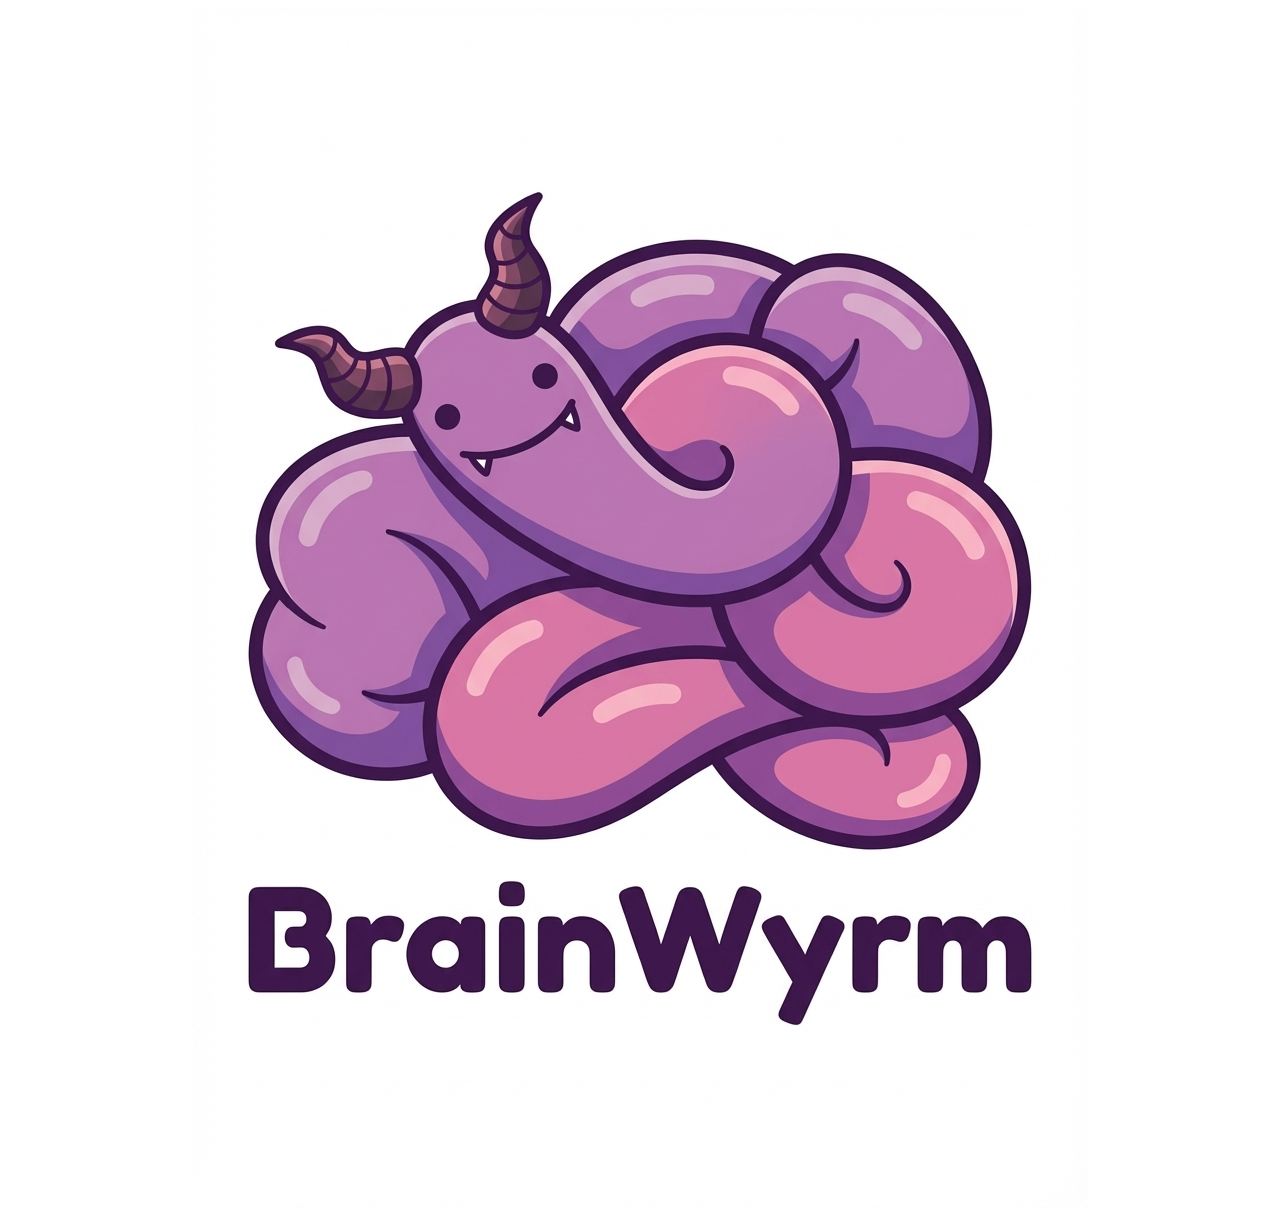
<file: index.html>
<!DOCTYPE html>
<html lang="en">
<head>
    <meta charset="UTF-8" />
    <meta name="viewport" content="width=device-width, initial-scale=1.0" />
    <title>BrainWyrm</title>
</head>
<body>
    <center>
		<img src="images/BrainWyrm.jpeg" alt="BrainWyrm" class="header-logo" />
    </center>
</body>
</html>
</file>
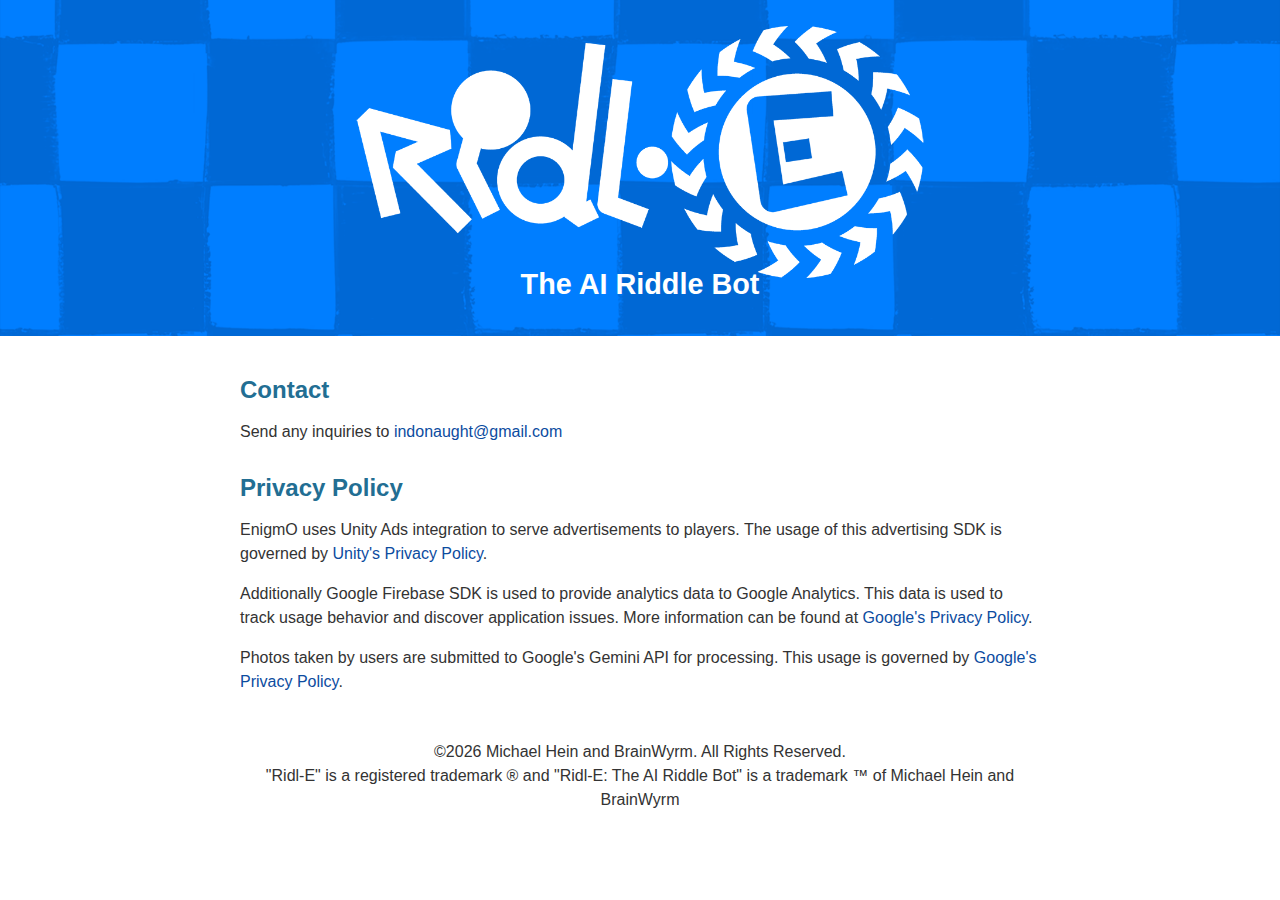
<file: Ridl-E/index.html>
<!DOCTYPE html>
<html lang="en">
<head>
    <meta charset="UTF-8" />
    <meta name="viewport" content="width=device-width, initial-scale=1.0" />
    <title>Ridl-E: The AI Riddle Bot</title>
    <link rel="stylesheet" href="styles.css" />
</head>
<body>
    <header>
        <!-- Replace "header-image.png" with your actual header image file -->
        <img src="images/ridl-e-logo-small-white.png" alt="Ridl-E - The AI Riddle Bot" class="header-logo" />
		<p class="header-text">The AI Riddle Bot</p>
    </header>

    <main>
        <section class="contact">
            <h2>Contact</h2>
            <p>Send any inquiries to <a href="mailto:indonaught@gmail.com">indonaught@gmail.com</a></p>
        </section>

        <section class="privacy">
            <h2>Privacy Policy</h2>
            <p>EnigmO uses Unity Ads integration to serve advertisements to players.
               The usage of this advertising SDK is governed by
               <a href="https://unity3d.com/legal/privacy-policy">Unity's Privacy Policy</a>.
            </p>
            <p>Additionally Google Firebase SDK is used to provide analytics data to Google Analytics.
               This data is used to track usage behavior and discover application issues.
               More information can be found at
               <a href="https://policies.google.com/privacy">Google's Privacy Policy</a>.
            </p>
            <p>Photos taken by users are submitted to Google's Gemini API for processing.
               This usage is governed by
               <a href="https://policies.google.com/privacy">Google's Privacy Policy</a>.
            </p>
        </section>
		
		<section class="text-center">
			<p>		
			&#169;2026 Michael Hein and BrainWyrm. All Rights Reserved.
			<br/>
			"Ridl-E" is a registered trademark &reg; and "Ridl-E: The AI Riddle Bot" is a trademark &trade; of Michael Hein and BrainWyrm
			</p>
		</section>
			
    </main>
</body>
</html>
</file>
<file: Ridl-E/styles.css>
body {
    margin: 0;
    font-family: 'Lato', sans-serif;
    color: #333;
}

/* Header */
header {
	background-color: #0c4c9f; /* fallback color */
    background-image: url("images/blue-background-small.png");
    background-repeat: no-repeat;
    background-position: center center;
    background-size: cover;

    text-align: center;
    padding: 20px;
}

.header-logo {
    width: 80vw;     /* 30% of the viewport width on larger screens */
    max-width: 600px; /* sets a reasonable maximum for desktop */
    height: auto;
}

.header-text {
    color: #fff;
    margin-top: -25px;
    font-size: 1.8em;
    font-weight: bold;
}

.text-center {
    display: inline-block;
    text-align: center;
}

@media (max-width: 600px) {
    .header-logo {
        width: 80vw;  /* scales down for smaller screens */
    }
}

/* Main Content Container */
main {
    max-width: 800px;
    margin: 0 auto;
    padding: 20px;
}

/* Sections */
section {
    margin-bottom: 30px;
}

h2 {
    margin-bottom: 10px;
	color: #226e93
}

p {
    margin-bottom: 10px;
    line-height: 1.5;
}

a {
    color: #0c4c9f;
    text-decoration: none;
}
a:hover {
    text-decoration: underline;
}

/* Responsive adjustments */
@media (max-width: 600px) {
    body {
        font-size: 16px;
    }

    main {
        padding: 10px;
    }

    header {
        padding: 10px;
    }
}
</file>
